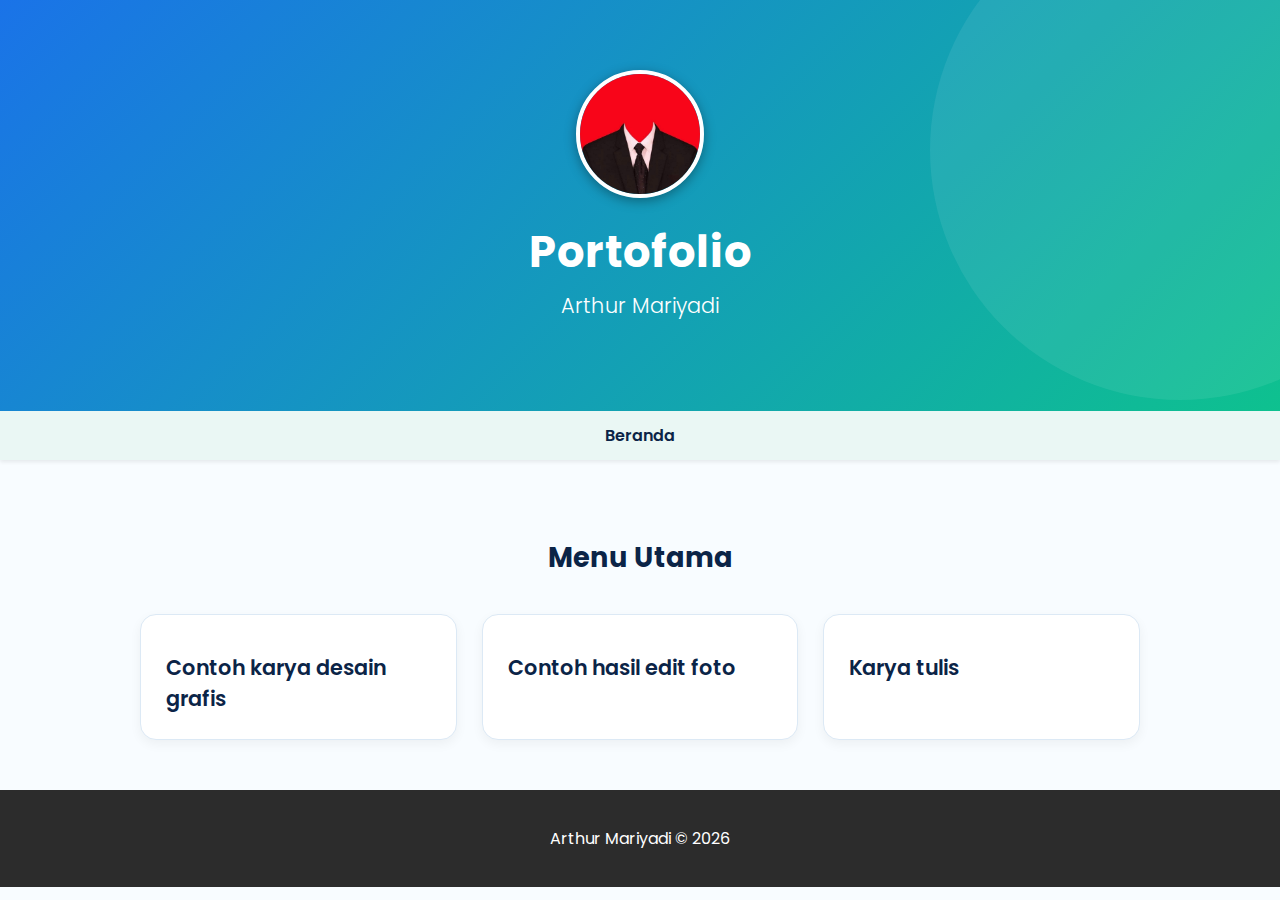
<file: index.html>
<!DOCTYPE html>
<html lang="id">
<head>
    <meta charset="UTF-8">
    <meta name="viewport" content="width=device-width, initial-scale=1.0">
    <title>Portofolio</title>
    <link rel="stylesheet" href="styles.css">
</head>
<body>

    <!-- HERO HEADER -->
    <header class="hero">
        <div class="hero-inner">
            <img src="foto-profil.jpg" alt="Foto Profil" class="hero-photo">
            <h1 class="hero-title">Portofolio</h1>
            <h2 class="hero-subtitle">Arthur Mariyadi</h2>
        </div>
    </header>

    <!-- NAV -->
    <nav class="menu-bar">
        <a href="#">Beranda</a>
    </nav>

    <!-- MAIN CONTENT -->
    <main class="main-section">

        <h3 class="section-heading">Menu Utama</h3>

        <div class="card-container">

            <a href="dokumentasi.html" class="card">
                <div class="card-icon"></div>
                <h4>Contoh karya desain grafis</h4>
                
            </a>

            <a href="edit-foto.html" class="card">
                <div class="card-icon"></div>
                <h4>Contoh hasil edit foto</h4>
                
            </a>

            <a href="post.html" class="card">
                <div class="card-icon"></div>
                <h4>Karya tulis</h4>
                
            </a>

        </div>

    </main>

    <!-- FOOTER -->
    <footer class="footer">
        <p>Arthur Mariyadi &copy; <span id="year"></span></p>
    </footer>

    <script src="script.js"></script>

</body>
</html>
</file>
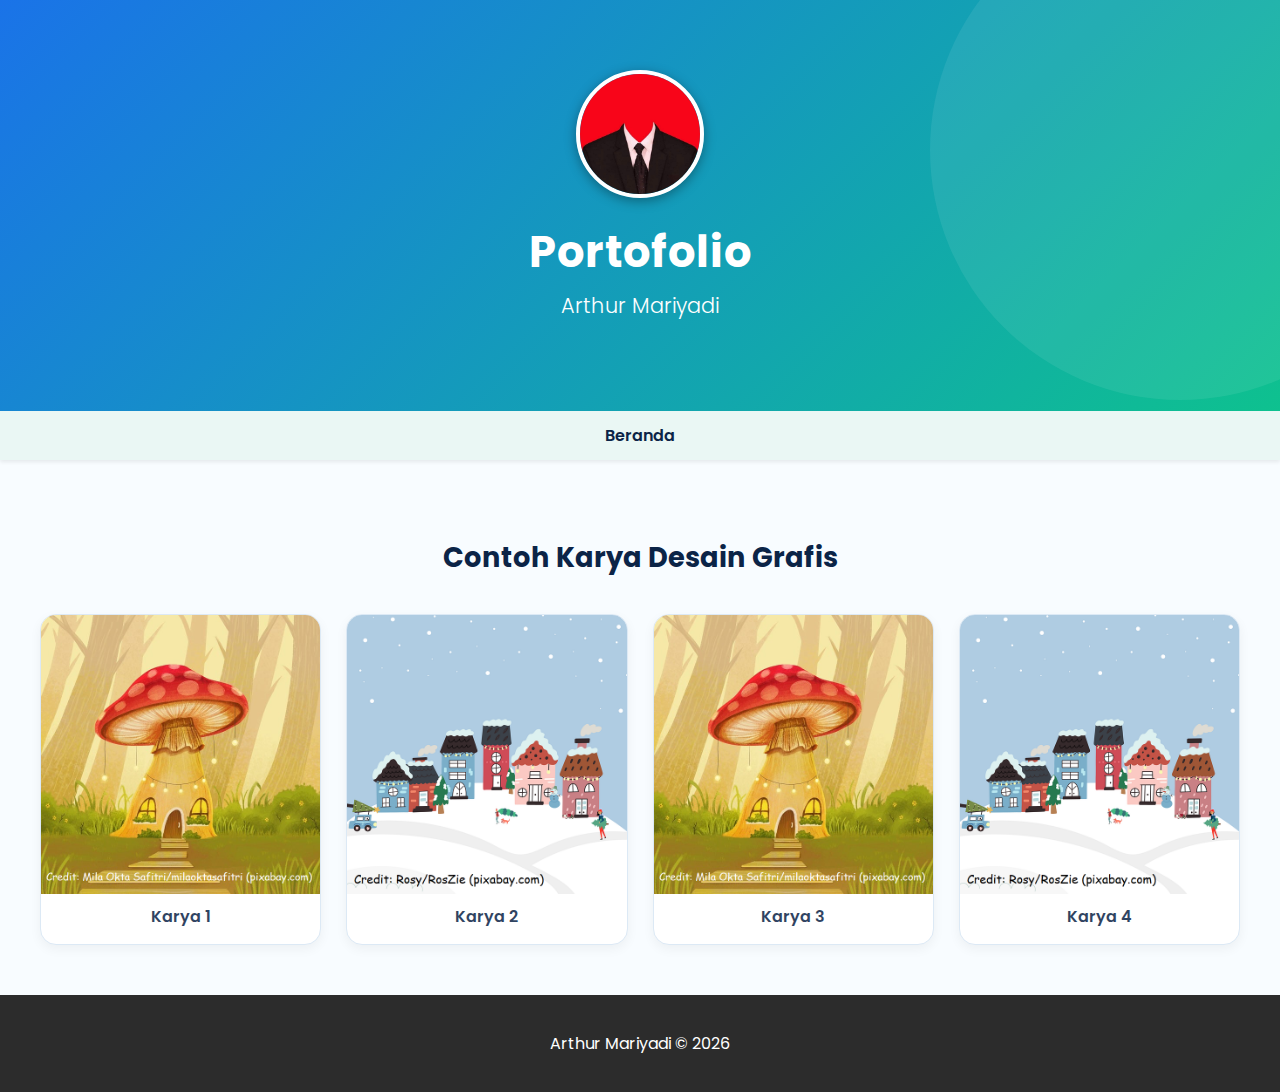
<file: dokumentasi.html>
<!DOCTYPE html>
<html lang="id">
<head>
    <meta charset="UTF-8">
    <meta name="viewport" content="width=device-width, initial-scale=1.0">
    <title>Contoh Karya</title>
    <link rel="stylesheet" href="styles.css">
</head>
<body>

    <!-- HERO HEADER -->
    <header class="hero">
        <div class="hero-inner">
            <img src="foto-profil.jpg" alt="Foto Profil" class="hero-photo">
            <h1 class="hero-title">Portofolio</h1>
            <h2 class="hero-subtitle">Arthur Mariyadi</h2>
        </div>
    </header>

    <!-- NAV -->
    <nav class="menu-bar">
        <a href="index.html">Beranda</a>
    </nav>

    <!-- MAIN CONTENT -->
    <main class="main-section">

        <h3 class="section-heading">Contoh Karya Desain Grafis</h3>

        <div class="doc-grid">

            <!-- FOTO CARD (dummy, bisa kamu ganti) -->
            <div class="doc-card">
                <img src="karya1.jpg" alt="Foto Mengajar 1">
                <p>Karya 1</p>
            </div>

            <div class="doc-card">
                <img src="karya2.png" alt="Foto Mengajar 2">
                <p>Karya 2</p>
            </div>

            <div class="doc-card">
                <img src="karya1.jpg" alt="Foto Mengajar 3">
                <p>Karya 3</p>
            </div>

            <div class="doc-card">
                <img src="karya2.png" alt="Foto Mengajar 4">
                <p>Karya 4</p>
            </div>

            

        </div>


</center>

    </main>

    <!-- FOOTER -->
    <footer class="footer">
        <p>Arthur Mariyadi &copy; <span id="year"></span></p>
    </footer>

    <script src="script.js"></script>

</body>
</html>
</file>
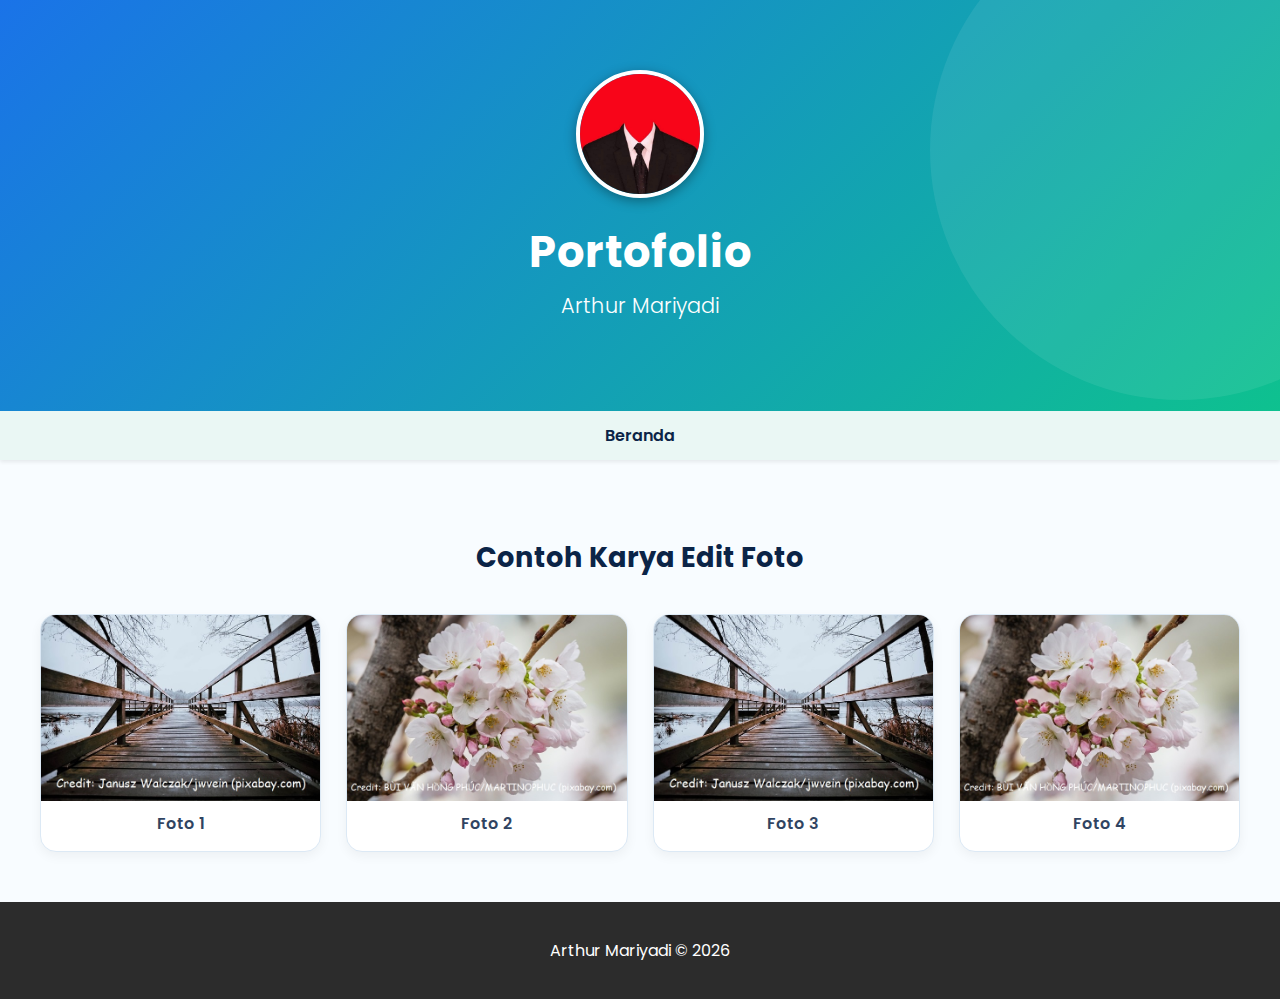
<file: edit-foto.html>
<!DOCTYPE html>
<html lang="id">
<head>
    <meta charset="UTF-8">
    <meta name="viewport" content="width=device-width, initial-scale=1.0">
    <title>Contoh Karya</title>
    <link rel="stylesheet" href="styles.css">
</head>
<body>

    <!-- HERO HEADER -->
    <header class="hero">
        <div class="hero-inner">
            <img src="foto-profil.jpg" alt="Foto Profil" class="hero-photo">
            <h1 class="hero-title">Portofolio</h1>
            <h2 class="hero-subtitle">Arthur Mariyadi</h2>
        </div>
    </header>

    <!-- NAV -->
    <nav class="menu-bar">
        <a href="index.html">Beranda</a>
    </nav>

    <!-- MAIN CONTENT -->
    <main class="main-section">

        <h3 class="section-heading">Contoh Karya Edit Foto</h3>

        <div class="doc-grid">

            <!-- FOTO CARD (dummy, bisa kamu ganti) -->
            <div class="doc-card">
                <img src="foto1.jpg" alt="Foto 1">
                <p>Foto 1</p>
            </div>

            <div class="doc-card">
                <img src="foto2.jpg" alt="Foto 2">
                <p>Foto 2</p>
            </div>

            <div class="doc-card">
                <img src="foto3.jpg" alt="Foto 3">
                <p>Foto 3</p>
            </div>

            <div class="doc-card">
                <img src="foto4.jpg" alt="Foto 4">
                <p>Foto 4</p>
            </div>

            

        </div>


    </main>

    <!-- FOOTER -->
    <footer class="footer">
        <p>Arthur Mariyadi &copy; <span id="year"></span></p>
    </footer>

    <script src="script.js"></script>

</body>
</html>
</file>
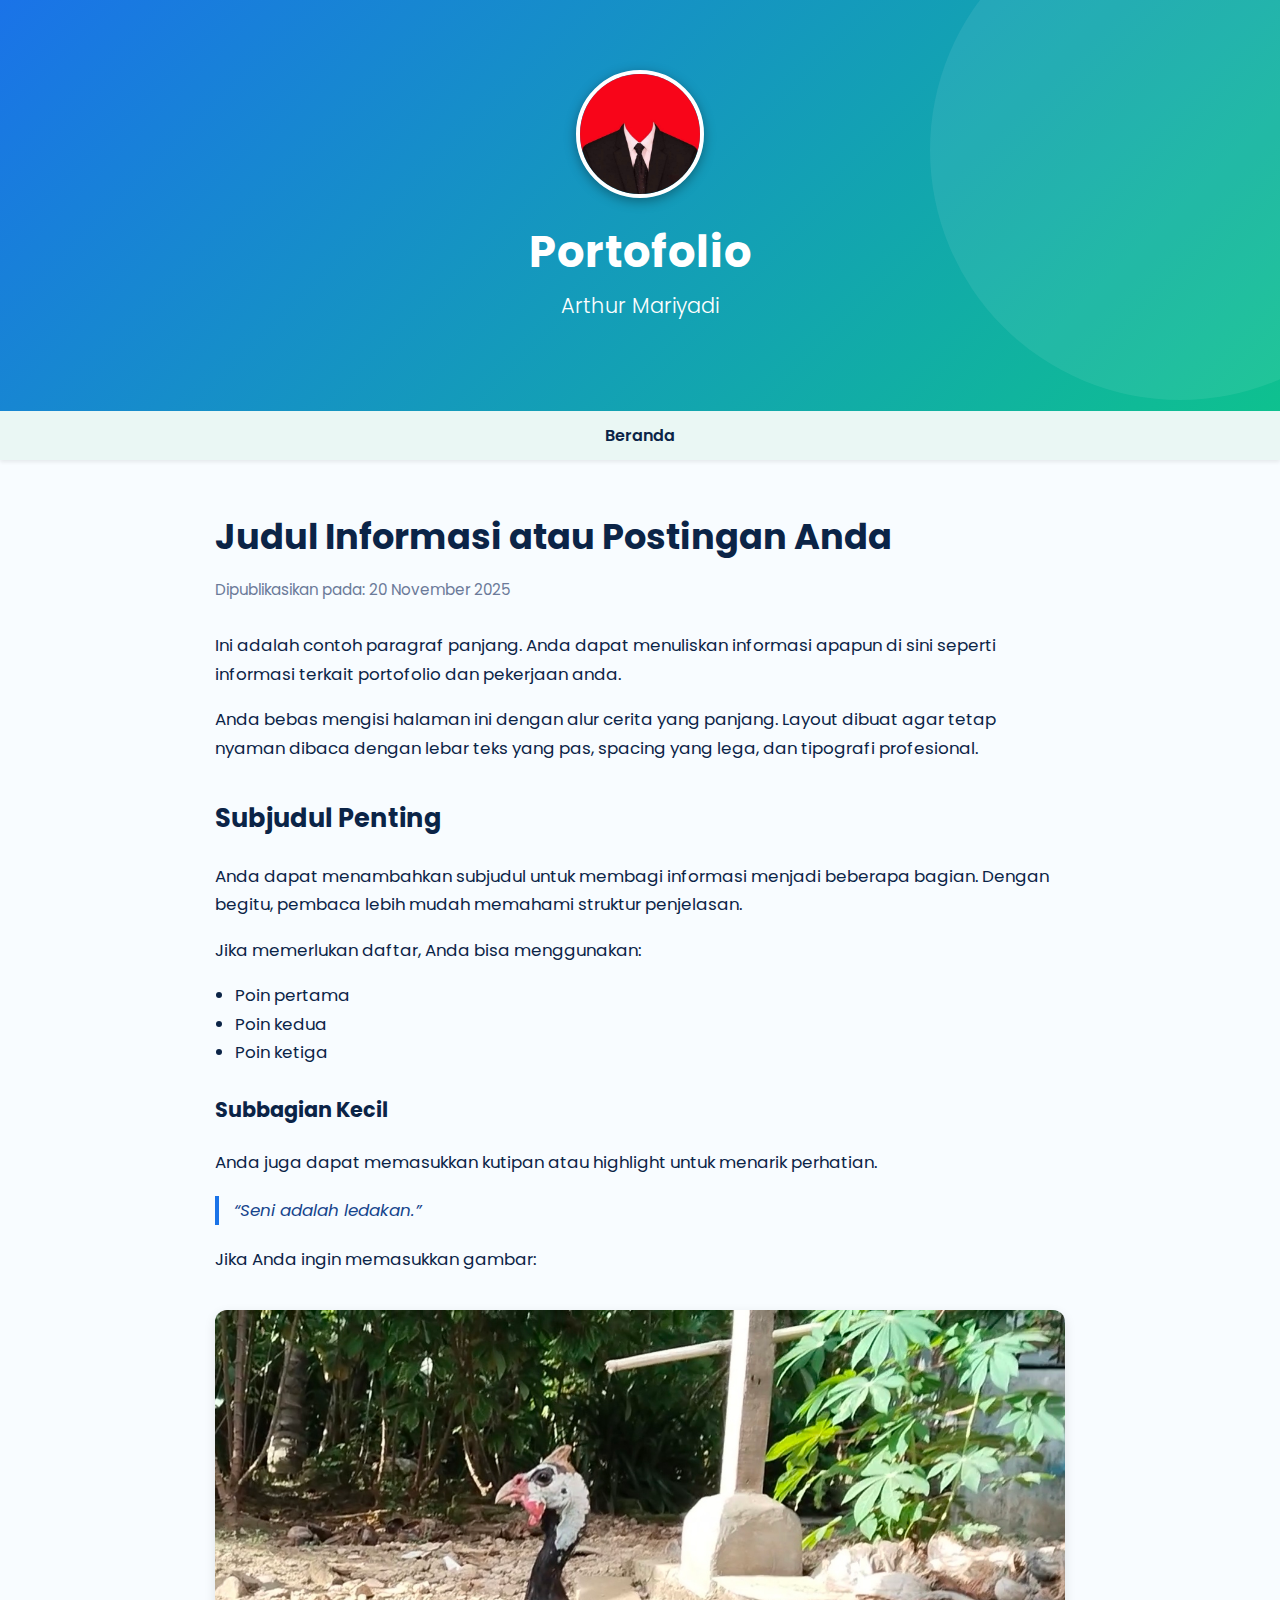
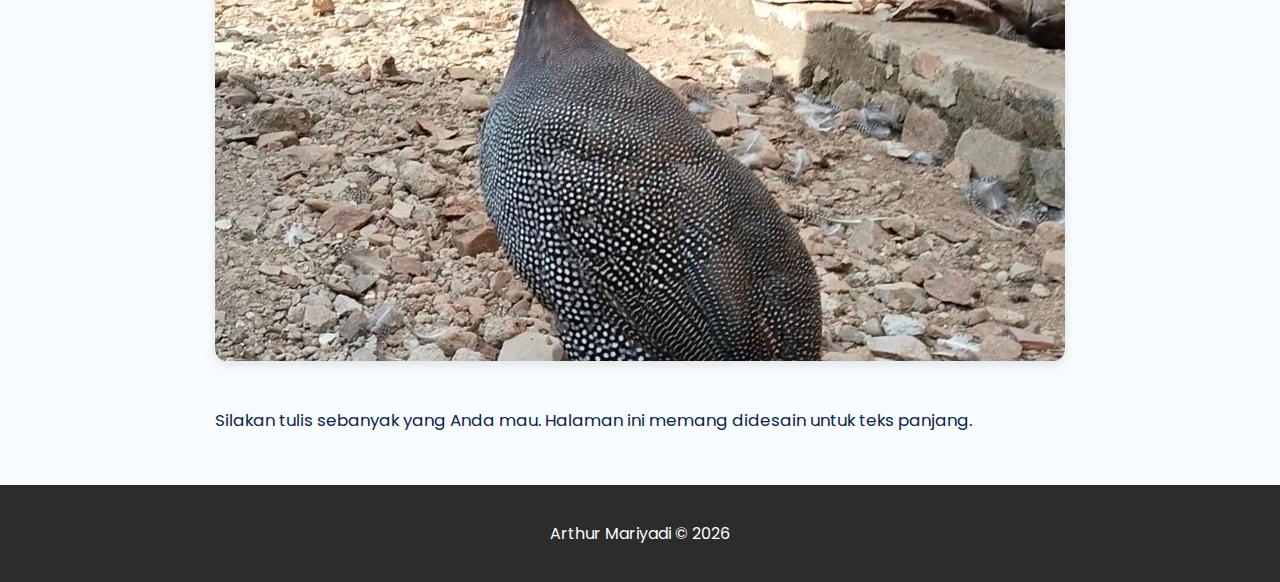
<file: post.html>
<!DOCTYPE html>
<html lang="id">
<head>
    <meta charset="UTF-8">
    <meta name="viewport" content="width=device-width, initial-scale=1.0">
    <title>Portofolio</title>
    <link rel="stylesheet" href="styles.css">
</head>
<body>

    <!-- HERO HEADER -->
    <header class="hero">
        <div class="hero-inner">
            <img src="foto-profil.jpg" alt="Foto Profil" class="hero-photo">
            <h1 class="hero-title">Portofolio</h1>
            <h2 class="hero-subtitle">Arthur Mariyadi</h2>
        </div>
    </header>

    <!-- NAV -->
    <nav class="menu-bar">
        <a href="index.html">Beranda</a>
    </nav>

    <!-- POST CONTENT -->
    <main class="post-container">

        <h1 class="post-title">Judul Informasi atau Postingan Anda</h1>
        <p class="post-date">Dipublikasikan pada: 20 November 2025</p>

        <div class="post-content">
            <p>
                Ini adalah contoh paragraf panjang. Anda dapat menuliskan informasi apapun di sini seperti informasi terkait portofolio dan pekerjaan anda.
            </p>

            <p>
                Anda bebas mengisi halaman ini dengan alur cerita yang panjang. Layout dibuat
                agar tetap nyaman dibaca dengan lebar teks yang pas, spacing yang lega,
                dan tipografi profesional.
            </p>

            <h2>Subjudul Penting</h2>
            <p>
                Anda dapat menambahkan subjudul untuk membagi informasi menjadi beberapa bagian.
                Dengan begitu, pembaca lebih mudah memahami struktur penjelasan.
            </p>

            <p>
                Jika memerlukan daftar, Anda bisa menggunakan:
            </p>

            <ul>
                <li>Poin pertama</li>
                <li>Poin kedua</li>
                <li>Poin ketiga</li>
            </ul>

            <h3>Subbagian Kecil</h3>
            <p>
                Anda juga dapat memasukkan kutipan atau highlight untuk menarik perhatian.
            </p>

            <blockquote>
                “Seni adalah ledakan.”
            </blockquote>

            <p>
                Jika Anda ingin memasukkan gambar:
            </p>

            <img src="contoh-gambar.jpg" class="post-image" alt="Gambar contoh">

            <p>
                Silakan tulis sebanyak yang Anda mau. Halaman ini memang didesain
                untuk teks panjang.
            </p>

        </div>

    </main>

    <!-- FOOTER -->
    <footer class="footer">
        <p>Arthur Mariyadi &copy; <span id="year"></span></p>
    </footer>

    <script src="script.js"></script>

</body>
</html>
</file>
<file: styles.css>
/* GOOGLE FONT */
@import url('https://fonts.googleapis.com/css2?family=Poppins:wght@300;400;600;700&display=swap');

body {
    margin: 0;
    font-family: 'Poppins', sans-serif;
    background: #f8fcff;
    color: #0b2447;
}

/* HERO AREA */
.hero {
    background: linear-gradient(135deg, #1a73e8, #0ec18f);
    padding: 70px 20px 90px;
    text-align: center;
    color: white;
    position: relative;
    overflow: hidden;
}

.hero::after {
    content: "";
    position: absolute;
    width: 500px;
    height: 500px;
    background: rgba(255,255,255,0.08);
    border-radius: 50%;
    top: -100px;
    right: -150px;
}

.hero-inner {
    position: relative;
    z-index: 10;
}

.hero-photo {
    width: 120px;
    height: 120px;
    border-radius: 50%;
    object-fit: cover;
    border: 4px solid white;
    box-shadow: 0 3px 12px rgba(0,0,0,0.35);
    margin-bottom: 15px;
    animation: fadeInUp 1s ease;
}

.hero-title {
    margin: 0;
    font-size: 2.7rem;
    font-weight: 700;
    letter-spacing: 1px;
    animation: fadeIn 1.2s ease;
}

.hero-subtitle {
    margin: 6px 0 0;
    font-size: 1.3rem;
    font-weight: 300;
    animation: fadeIn 1.4s ease;
}

/* NAVIGATION */
.menu-bar {
    background: #eaf7f4;
    padding: 12px;
    text-align: center;
    box-shadow: 0 2px 4px rgba(0,0,0,0.08);
}
.menu-bar a {
    color: #0b2447;
    text-decoration: none;
    font-weight: 600;
}

/* MAIN CONTENT */
.main-section {
    padding: 50px 20px;
}

.section-heading {
    text-align: center;
    font-size: 1.7rem;
    margin-bottom: 35px;
}

/* CARDS */
.card-container {
    display: grid;
    grid-template-columns: repeat(auto-fit, minmax(260px, 1fr));
    gap: 25px;
    max-width: 1000px;
    margin: auto;
}

.card {
    background: white;
    padding: 25px;
    border-radius: 16px;
    text-decoration: none;
    color: #0b2447;
    border: 1px solid #dce9f5;
    box-shadow: 0 4px 12px rgba(0,0,0,0.05);
    transition: 0.3s ease;
}

.card:hover {
    transform: translateY(-8px);
    box-shadow: 0 8px 20px rgba(0,0,0,0.10);
}

.card-icon {
    font-size: 2.2rem;
    margin-bottom: 12px;
}

.card h4 {
    margin: 0;
    font-size: 1.3rem;
    font-weight: 600;
}

.card p {
    margin-top: 6px;
    font-size: 0.95rem;
    opacity: 0.8;
}

/* FOOTER */
.footer {
    background: #2c2c2c;
    color: white;
    padding: 20px 0;
    text-align: center;
}

/* ANIMATIONS */
@keyframes fadeInUp {
    from { opacity: 0; transform: translateY(20px); }
    to { opacity: 1; transform: translateY(0); }
}

@keyframes fadeIn {
    from { opacity: 0; }
    to { opacity: 1; }
}







/* GRID DOKUMENTASI */
.doc-grid {
    display: grid;
    grid-template-columns: repeat(auto-fit, minmax(280px, 1fr));
    gap: 25px;
    max-width: 1200px;
    margin: auto;
}

.doc-card {
    background: white;
    border-radius: 16px;
    overflow: hidden;
    text-align: center;
    box-shadow: 0 4px 12px rgba(0,0,0,0.05);
    border: 1px solid #dce9f5;
    transition: 0.3s ease;
}

.doc-card img {
    width: 100%;
    display: block;
}

.doc-card p {
    padding: 10px 0 15px;
    margin: 0;
    font-weight: 600;
    color: #0b2447;
    opacity: 0.85;
}

.doc-card:hover {
    transform: translateY(-6px);
    box-shadow: 0 10px 22px rgba(0,0,0,0.12);
}













/* POST PAGE STYLING */
.post-container {
    max-width: 850px;
    margin: 50px auto;
    padding: 0 20px;
}

.post-title {
    font-size: 2.2rem;
    margin-bottom: 10px;
    font-weight: 700;
    color: #0b2447;
}

.post-date {
    font-size: 0.95rem;
    color: #6b7a99;
    margin-bottom: 30px;
}

.post-content {
    font-size: 1.05rem;
    line-height: 1.7;
    color: #0b2447;
}

.post-content h2 {
    margin-top: 35px;
    font-size: 1.6rem;
    color: #0b2447;
}

.post-content h3 {
    margin-top: 25px;
    font-size: 1.3rem;
    color: #0b2447;
}

.post-content ul {
    padding-left: 20px;
}

.post-content blockquote {
    border-left: 4px solid #1a73e8;
    padding-left: 15px;
    margin: 20px 0;
    font-style: italic;
    color: #16448c;
}

.post-image {
    width: 100%;
    margin: 20px 0;
    border-radius: 12px;
    box-shadow: 0 4px 12px rgba(0,0,0,0.10);
}
</file>
